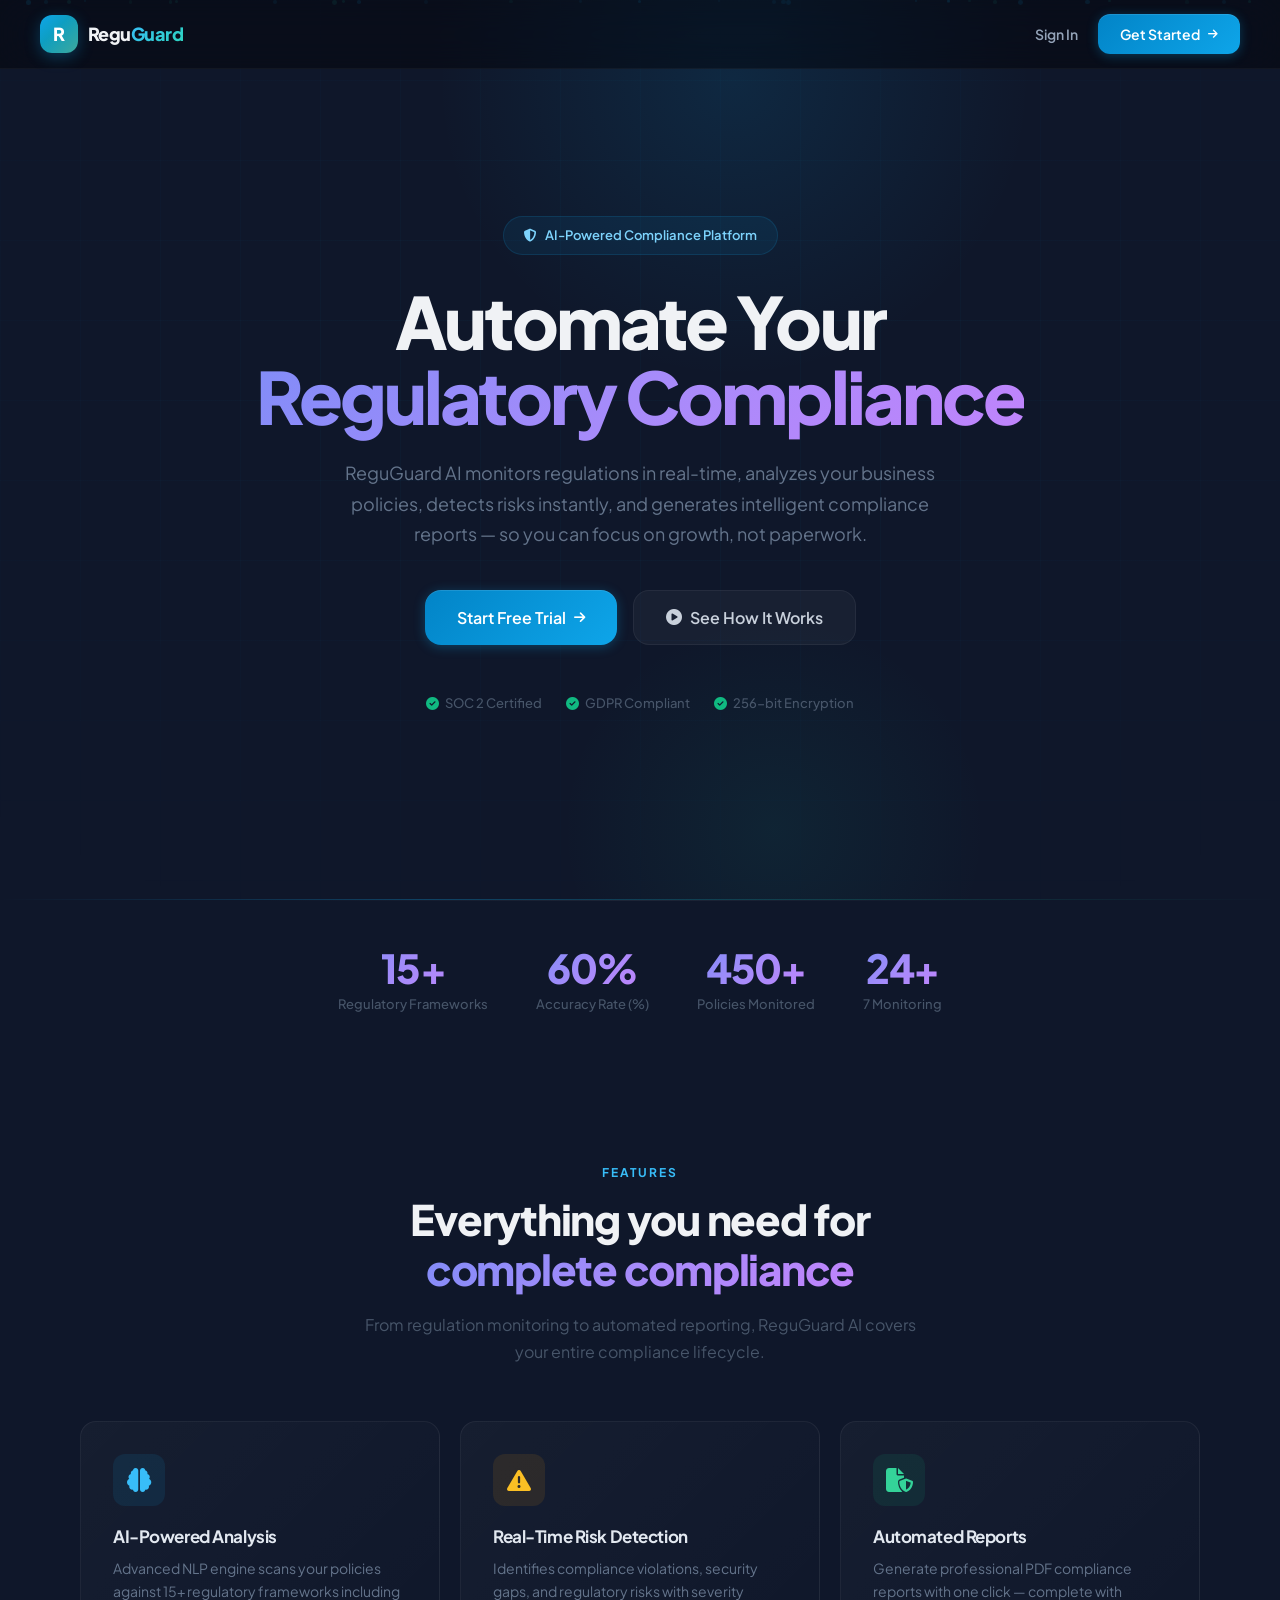
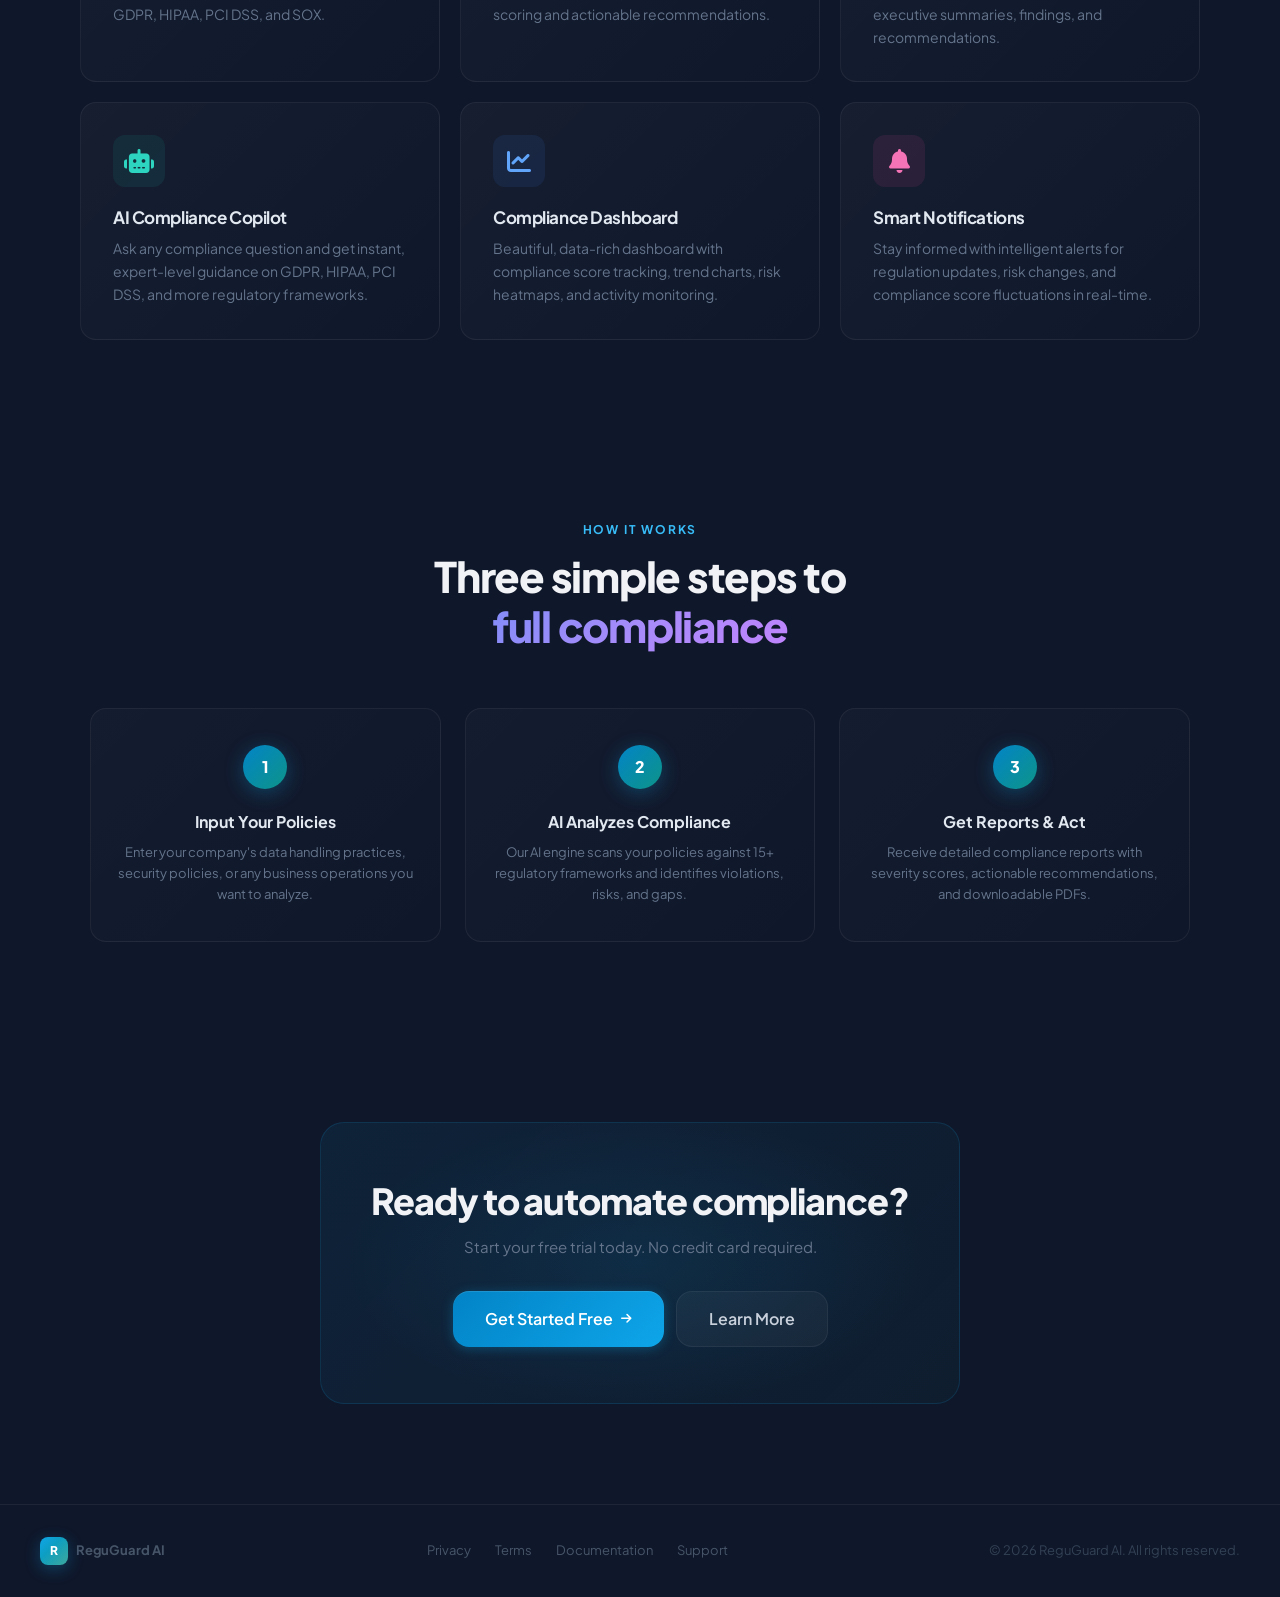
<file: index.html>
<!DOCTYPE html>
<html lang="en">
<head>
  <meta charset="UTF-8">
  <meta name="viewport" content="width=device-width, initial-scale=1.0">
  <title>ReguGuard AI — Intelligent Regulatory Compliance Automation</title>
  <meta name="description" content="ReguGuard AI automates regulatory compliance monitoring, risk detection, and report generation using artificial intelligence.">
  <link rel="stylesheet" href="https://cdnjs.cloudflare.com/ajax/libs/font-awesome/6.5.1/css/all.min.css">
  <link rel="stylesheet" href="css/styles.css">
  <style>
    /* ---- Landing Specifics ---- */
    .hero-grid-bg {
      position: absolute;
      inset: 0;
      background-image:
        linear-gradient(rgba(14,165,233,0.03) 1px, transparent 1px),
        linear-gradient(90deg, rgba(14,165,233,0.03) 1px, transparent 1px);
      background-size: 80px 80px;
      mask-image: radial-gradient(ellipse 80% 70% at 50% 40%, black 30%, transparent 100%);
      -webkit-mask-image: radial-gradient(ellipse 80% 70% at 50% 40%, black 30%, transparent 100%);
      pointer-events: none;
    }

    .floating-particles {
      position: absolute;
      inset: 0;
      pointer-events: none;
      overflow: hidden;
    }

    .particle {
      position: absolute;
      width: 3px;
      height: 3px;
      border-radius: 50%;
      background: rgba(14,165,233,0.4);
      animation: particleFloat linear infinite;
    }

    @keyframes particleFloat {
      0% { transform: translateY(100vh) scale(0); opacity: 0; }
      10% { opacity: 1; }
      90% { opacity: 1; }
      100% { transform: translateY(-100px) scale(1); opacity: 0; }
    }

    .hero-glow-line {
      position: absolute;
      bottom: 0;
      left: 0;
      right: 0;
      height: 1px;
      background: linear-gradient(90deg, transparent, rgba(14,165,233,0.3), rgba(20,184,166,0.2), transparent);
    }

    .hero-content {
      position: relative;
      z-index: 2;
      max-width: 800px;
      margin: 0 auto;
    }

    .stats-bar {
      display: flex;
      justify-content: center;
      gap: 48px;
      padding: 48px 32px;
      flex-wrap: wrap;
      position: relative;
    }

    .stats-bar::before {
      content: '';
      position: absolute;
      top: 0;
      left: 50%;
      transform: translateX(-50%);
      width: 60%;
      height: 1px;
      background: linear-gradient(90deg, transparent, var(--glass-border), transparent);
    }

    .stat-item {
      text-align: center;
    }

    .stat-number {
      font-size: 40px;
      font-weight: 900;
      letter-spacing: -0.04em;
      line-height: 1;
      margin-bottom: 6px;
    }

    .stat-text {
      font-size: 13px;
      color: #475569;
      font-weight: 500;
    }

    .section-header {
      text-align: center;
      margin-bottom: 56px;
    }

    .section-label {
      font-size: 12px;
      font-weight: 700;
      text-transform: uppercase;
      letter-spacing: 0.15em;
      color: var(--primary-400);
      margin-bottom: 12px;
    }

    .section-title {
      font-size: clamp(28px, 4vw, 42px);
      font-weight: 800;
      letter-spacing: -0.03em;
      color: #f0f2f5;
      margin-bottom: 16px;
    }

    .section-desc {
      font-size: 16px;
      color: #475569;
      max-width: 560px;
      margin: 0 auto;
      line-height: 1.7;
    }

    /* How It Works */
    .steps-grid {
      display: grid;
      grid-template-columns: repeat(auto-fit, minmax(240px, 1fr));
      gap: 24px;
      max-width: 1100px;
      margin: 0 auto;
    }

    .step-card {
      text-align: center;
      padding: 36px 24px;
      border-radius: var(--radius-lg);
      background: linear-gradient(135deg, rgba(255,255,255,0.025), rgba(255,255,255,0.005));
      border: 1px solid var(--glass-border);
      position: relative;
      transition: all 0.4s cubic-bezier(0.16, 1, 0.3, 1);
    }

    .step-card:hover {
      border-color: var(--glass-border-hover);
      transform: translateY(-6px);
      box-shadow: 0 0 40px rgba(14,165,233,0.08);
    }

    .step-number {
      width: 44px;
      height: 44px;
      border-radius: 50%;
      background: linear-gradient(135deg, var(--primary-600), var(--accent-600));
      display: flex;
      align-items: center;
      justify-content: center;
      font-size: 16px;
      font-weight: 800;
      color: white;
      margin: 0 auto 20px;
      box-shadow: 0 4px 20px rgba(14,165,233,0.3);
    }

    .step-title {
      font-size: 16px;
      font-weight: 700;
      color: #e2e8f0;
      margin-bottom: 8px;
    }

    .step-desc {
      font-size: 13px;
      color: #64748b;
      line-height: 1.6;
    }

    /* CTA Section */
    .cta-section {
      padding: 100px 32px;
      text-align: center;
      position: relative;
      overflow: hidden;
    }

    .cta-section::before {
      content: '';
      position: absolute;
      top: 50%;
      left: 50%;
      transform: translate(-50%, -50%);
      width: 600px;
      height: 300px;
      background: radial-gradient(ellipse, rgba(14,165,233,0.1), transparent 70%);
      pointer-events: none;
    }

    .cta-box {
      max-width: 640px;
      margin: 0 auto;
      padding: 56px 48px;
      border-radius: var(--radius-2xl);
      background: linear-gradient(135deg, rgba(14,165,233,0.08), rgba(20,184,166,0.04));
      border: 1px solid rgba(14,165,233,0.15);
      position: relative;
      z-index: 1;
    }

    /* Footer */
    .landing-footer {
      padding: 32px 40px;
      border-top: 1px solid var(--glass-border);
      display: flex;
      align-items: center;
      justify-content: space-between;
      font-size: 13px;
      color: #334155;
      flex-wrap: wrap;
      gap: 16px;
    }

    .footer-links {
      display: flex;
      gap: 24px;
    }

    .footer-links a {
      color: #475569;
      transition: color 0.2s;
    }

    .footer-links a:hover { color: var(--primary-400); }

    /* Scroll animations */
    .reveal {
      opacity: 0;
      transform: translateY(40px);
      transition: all 0.8s cubic-bezier(0.16, 1, 0.3, 1);
    }

    .reveal.visible {
      opacity: 1;
      transform: translateY(0);
    }
  </style>
</head>
<body>

  <!-- Navigation -->
  <nav class="landing-nav" id="landing-nav">
    <div style="display:flex;align-items:center;gap:10px">
      <div class="sidebar-logo">R</div>
      <span style="font-size:18px;font-weight:800;color:#f0f2f5;letter-spacing:-0.03em">Regu<span style="background:linear-gradient(135deg,var(--primary-400),var(--accent-400));-webkit-background-clip:text;-webkit-text-fill-color:transparent">Guard</span></span>
    </div>
    <div style="display:flex;align-items:center;gap:8px">
      <a href="login.html" class="btn btn-ghost" style="font-size:14px;color:#94a3b8">Sign In</a>
      <a href="login.html" class="btn btn-primary" style="padding:9px 22px;font-size:14px">Get Started <i class="fas fa-arrow-right" style="font-size:11px"></i></a>
    </div>
  </nav>

  <!-- Hero Section -->
  <section class="hero-section">
    <div class="hero-grid-bg"></div>
    <div class="floating-particles" id="particles"></div>
    
    <div class="hero-content">
      <div class="hero-badge animate-fade-up">
        <i class="fas fa-shield-halved" style="font-size:13px"></i>
        AI-Powered Compliance Platform
      </div>
      
      <h1 class="hero-title animate-fade-up stagger-1">
        Automate Your<br>
        <span class="gradient-text">Regulatory Compliance</span>
      </h1>
      
      <p class="hero-description animate-fade-up stagger-2">
        ReguGuard AI monitors regulations in real-time, analyzes your business policies, detects risks instantly, and generates intelligent compliance reports — so you can focus on growth, not paperwork.
      </p>
      
      <div class="hero-actions animate-fade-up stagger-3">
        <a href="login.html" class="btn btn-primary btn-lg">
          Start Free Trial <i class="fas fa-arrow-right" style="font-size:13px"></i>
        </a>
        <a href="#features" class="btn btn-secondary btn-lg">
          <i class="fas fa-play-circle"></i> See How It Works
        </a>
      </div>

      <div class="hero-trust animate-fade-up stagger-4">
        <span><i class="fas fa-check-circle"></i> SOC 2 Certified</span>
        <span><i class="fas fa-check-circle"></i> GDPR Compliant</span>
        <span><i class="fas fa-check-circle"></i> 256-bit Encryption</span>
      </div>
    </div>

    <div class="hero-glow-line"></div>
  </section>

  <!-- Stats Bar -->
  <section class="stats-bar reveal">
    <div class="stat-item">
      <div class="stat-number gradient-text" data-count="15">0</div>
      <div class="stat-text">Regulatory Frameworks</div>
    </div>
    <div class="stat-item">
      <div class="stat-number gradient-text" data-count="99">0</div>
      <div class="stat-text">Accuracy Rate (%)</div>
    </div>
    <div class="stat-item">
      <div class="stat-number gradient-text" data-count="847">0</div>
      <div class="stat-text">Policies Monitored</div>
    </div>
    <div class="stat-item">
      <div class="stat-number gradient-text" data-count="24">0</div>
      <div class="stat-text">7 Monitoring</div>
    </div>
  </section>

  <!-- Features Section -->
  <section class="features-section" id="features">
    <div class="section-header reveal">
      <div class="section-label">Features</div>
      <h2 class="section-title">Everything you need for<br><span class="gradient-text">complete compliance</span></h2>
      <p class="section-desc">From regulation monitoring to automated reporting, ReguGuard AI covers your entire compliance lifecycle.</p>
    </div>

    <div class="feature-grid">
      <div class="feature-card reveal">
        <div class="feature-icon" style="background:rgba(14,165,233,0.1);color:var(--primary-400)">
          <i class="fas fa-brain"></i>
        </div>
        <h3 style="font-size:17px;font-weight:700;color:#e2e8f0;margin-bottom:10px">AI-Powered Analysis</h3>
        <p style="font-size:14px;color:#64748b;line-height:1.65">Advanced NLP engine scans your policies against 15+ regulatory frameworks including GDPR, HIPAA, PCI DSS, and SOX.</p>
      </div>

      <div class="feature-card reveal">
        <div class="feature-icon" style="background:rgba(245,158,11,0.1);color:var(--warning-light)">
          <i class="fas fa-triangle-exclamation"></i>
        </div>
        <h3 style="font-size:17px;font-weight:700;color:#e2e8f0;margin-bottom:10px">Real-Time Risk Detection</h3>
        <p style="font-size:14px;color:#64748b;line-height:1.65">Identifies compliance violations, security gaps, and regulatory risks with severity scoring and actionable recommendations.</p>
      </div>

      <div class="feature-card reveal">
        <div class="feature-icon" style="background:rgba(16,185,129,0.1);color:var(--success-light)">
          <i class="fas fa-file-shield"></i>
        </div>
        <h3 style="font-size:17px;font-weight:700;color:#e2e8f0;margin-bottom:10px">Automated Reports</h3>
        <p style="font-size:14px;color:#64748b;line-height:1.65">Generate professional PDF compliance reports with one click — complete with executive summaries, findings, and recommendations.</p>
      </div>

      <div class="feature-card reveal">
        <div class="feature-icon" style="background:rgba(20,184,166,0.1);color:var(--accent-400)">
          <i class="fas fa-robot"></i>
        </div>
        <h3 style="font-size:17px;font-weight:700;color:#e2e8f0;margin-bottom:10px">AI Compliance Copilot</h3>
        <p style="font-size:14px;color:#64748b;line-height:1.65">Ask any compliance question and get instant, expert-level guidance on GDPR, HIPAA, PCI DSS, and more regulatory frameworks.</p>
      </div>

      <div class="feature-card reveal">
        <div class="feature-icon" style="background:rgba(59,130,246,0.1);color:var(--info-light)">
          <i class="fas fa-chart-line"></i>
        </div>
        <h3 style="font-size:17px;font-weight:700;color:#e2e8f0;margin-bottom:10px">Compliance Dashboard</h3>
        <p style="font-size:14px;color:#64748b;line-height:1.65">Beautiful, data-rich dashboard with compliance score tracking, trend charts, risk heatmaps, and activity monitoring.</p>
      </div>

      <div class="feature-card reveal"> 
        <div class="feature-icon" style="background:rgba(236,72,153,0.1);color:#f472b6">
          <i class="fas fa-bell"></i>
        </div>
        <h3 style="font-size:17px;font-weight:700;color:#e2e8f0;margin-bottom:10px">Smart Notifications</h3>
        <p style="font-size:14px;color:#64748b;line-height:1.65">Stay informed with intelligent alerts for regulation updates, risk changes, and compliance score fluctuations in real-time.</p>
      </div>
    </div>
  </section>

  <!-- How It Works -->
  <section style="padding:80px 40px;position:relative">
    <div class="section-header reveal">
      <div class="section-label">How It Works</div>
      <h2 class="section-title">Three simple steps to<br><span class="gradient-text">full compliance</span></h2>
    </div>

    <div class="steps-grid">
      <div class="step-card reveal">
        <div class="step-number">1</div>
        <div class="step-title">Input Your Policies</div>
        <div class="step-desc">Enter your company's data handling practices, security policies, or any business operations you want to analyze.</div>
      </div>
      <div class="step-card reveal">
        <div class="step-number">2</div>
        <div class="step-title">AI Analyzes Compliance</div>
        <div class="step-desc">Our AI engine scans your policies against 15+ regulatory frameworks and identifies violations, risks, and gaps.</div>
      </div>
      <div class="step-card reveal">
        <div class="step-number">3</div>
        <div class="step-title">Get Reports & Act</div>
        <div class="step-desc">Receive detailed compliance reports with severity scores, actionable recommendations, and downloadable PDFs.</div>
      </div>
    </div>
  </section>

  <!-- CTA Section -->
  <section class="cta-section">
    <div class="cta-box reveal">
      <h2 style="font-size:clamp(24px,3vw,36px);font-weight:800;color:#f0f2f5;margin-bottom:12px;letter-spacing:-0.03em">Ready to automate compliance?</h2>
      <p style="font-size:15px;color:#64748b;margin-bottom:32px;line-height:1.7">Start your free trial today. No credit card required.</p>
      <div style="display:flex;gap:12px;justify-content:center;flex-wrap:wrap">
        <a href="login.html" class="btn btn-primary btn-lg">Get Started Free <i class="fas fa-arrow-right" style="font-size:12px"></i></a>
        <a href="#features" class="btn btn-secondary btn-lg">Learn More</a>
      </div>
    </div>
  </section>

  <!-- Footer -->
  <footer class="landing-footer">
    <div style="display:flex;align-items:center;gap:8px">
      <div class="sidebar-logo" style="width:28px;height:28px;font-size:12px;border-radius:8px">R</div>
      <span style="font-weight:700;color:#475569">ReguGuard AI</span>
    </div>
    <div class="footer-links">
      <a href="#">Privacy</a>
      <a href="#">Terms</a>
      <a href="#">Documentation</a>
      <a href="#">Support</a>
    </div>
    <div>© 2026 ReguGuard AI. All rights reserved.</div>
  </footer>

  <script>
    // ---- Floating particles ----
    (function createParticles() {
      const container = document.getElementById('particles');
      for (let i = 0; i < 30; i++) {
        const p = document.createElement('div');
        p.className = 'particle';
        p.style.left = Math.random() * 100 + '%';
        p.style.animationDuration = (8 + Math.random() * 12) + 's';
        p.style.animationDelay = (Math.random() * 8) + 's';
        p.style.width = (2 + Math.random() * 3) + 'px';
        p.style.height = p.style.width;
        p.style.background = Math.random() > 0.5 
          ? `rgba(14,165,233,${0.2 + Math.random() * 0.3})`
          : `rgba(20,184,166,${0.15 + Math.random() * 0.25})`;
        container.appendChild(p);
      }
    })();

    // ---- Scroll reveal ----
    const revealElements = document.querySelectorAll('.reveal');
    const revealObserver = new IntersectionObserver((entries) => {
      entries.forEach(entry => {
        if (entry.isIntersecting) {
          entry.target.classList.add('visible');
        }
      });
    }, { threshold: 0.15, rootMargin: '0px 0px -40px 0px' });

    revealElements.forEach(el => revealObserver.observe(el));

    // ---- Counter animation ----
    const counters = document.querySelectorAll('[data-count]');
    const counterObserver = new IntersectionObserver((entries) => {
      entries.forEach(entry => {
        if (entry.isIntersecting) {
          const target = parseInt(entry.target.dataset.count);
          let current = 0;
          const step = Math.max(1, Math.ceil(target / 60));
          const timer = setInterval(() => {
            current += step;
            if (current >= target) {
              current = target;
              clearInterval(timer);
            }
            entry.target.textContent = current + (entry.target.closest('.stat-item').querySelector('.stat-text').textContent.includes('%') ? '%' : '+');
          }, 30);
          counterObserver.unobserve(entry.target);
        }
      });
    }, { threshold: 0.5 });

    counters.forEach(c => counterObserver.observe(c));

    // ---- Navbar scroll effect ----
    window.addEventListener('scroll', () => {
      document.getElementById('landing-nav').classList.toggle('scrolled', window.scrollY > 50);
    });
  </script>

</body>
</html>
</file>
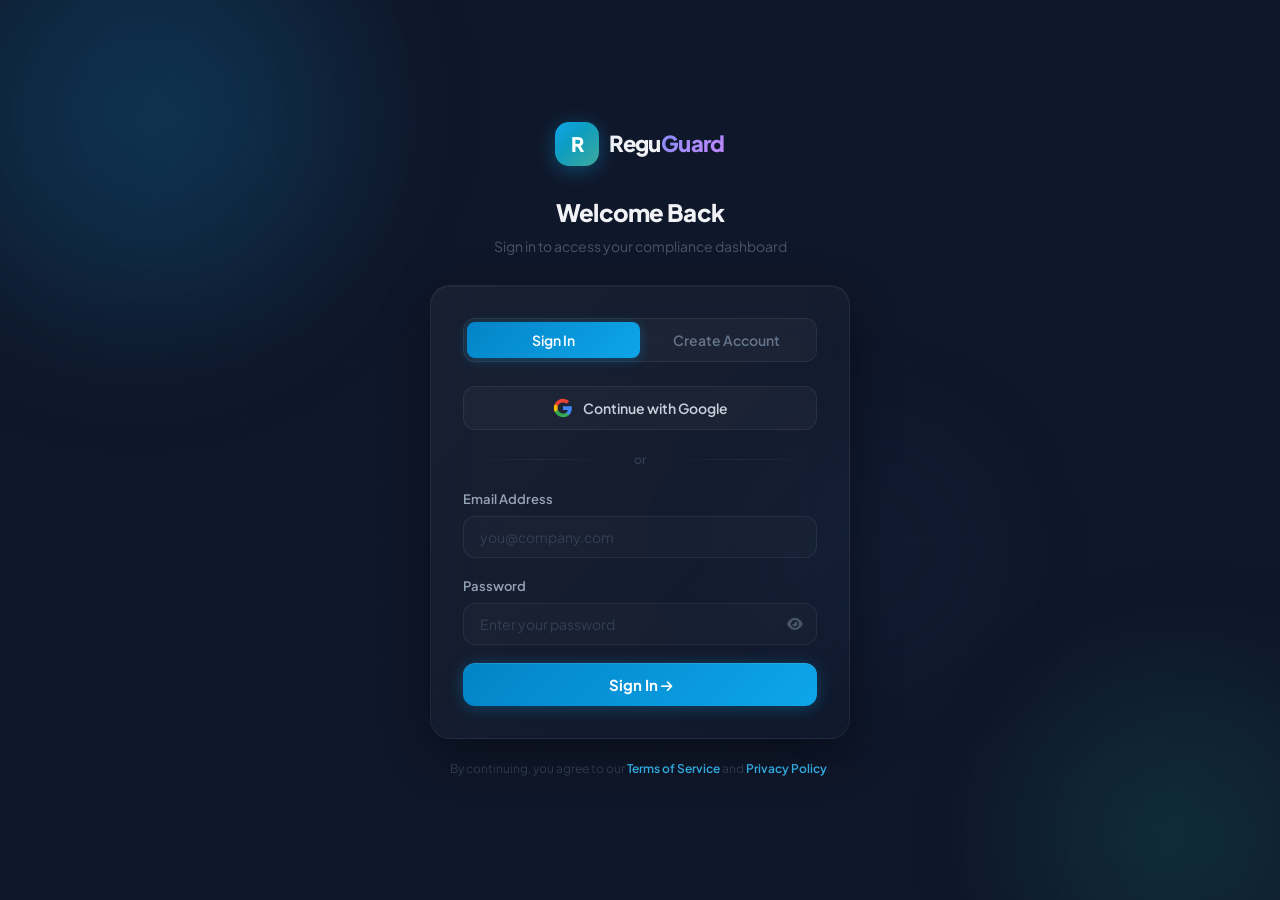
<file: login.html>
<!DOCTYPE html>
<html lang="en">
<head>
  <meta charset="UTF-8">
  <meta name="viewport" content="width=device-width, initial-scale=1.0">
  <title>Sign In — ReguGuard AI</title>
  <meta name="description" content="Sign in to your ReguGuard AI compliance dashboard.">
  <link rel="stylesheet" href="https://cdnjs.cloudflare.com/ajax/libs/font-awesome/6.5.1/css/all.min.css">
  <link rel="stylesheet" href="css/styles.css">
  <style>
    .auth-page {
      background: var(--surface-950);
      display: flex;
      align-items: center;
      justify-content: center;
      min-height: 100vh;
      padding: 32px;
      position: relative;
      overflow: hidden;
    }

    /* Animated gradient mesh background */
    .auth-mesh {
      position: absolute;
      inset: 0;
      pointer-events: none;
    }

    .auth-mesh .orb {
      position: absolute;
      border-radius: 50%;
      filter: blur(80px);
      animation: orbDrift 12s ease-in-out infinite;
    }

    .auth-mesh .orb-1 {
      width: 400px; height: 400px;
      top: -10%; left: -5%;
      background: rgba(14,165,233,0.12);
      animation-duration: 14s;
    }

    .auth-mesh .orb-2 {
      width: 300px; height: 300px;
      bottom: -10%; right: -5%;
      background: rgba(20,184,166,0.08);
      animation-duration: 18s;
      animation-direction: reverse;
    }

    .auth-mesh .orb-3 {
      width: 200px; height: 200px;
      top: 50%; left: 60%;
      background: rgba(59,130,246,0.06);
      animation-duration: 16s;
    }

    @keyframes orbDrift {
      0%, 100% { transform: translate(0,0) scale(1); }
      33% { transform: translate(20px,-30px) scale(1.08); }
      66% { transform: translate(-15px,20px) scale(0.95); }
    }

    /* Grid overlay */
    .auth-grid {
      position: absolute;
      inset: 0;
      background-image:
        linear-gradient(rgba(14,165,233,0.02) 1px, transparent 1px),
        linear-gradient(90deg, rgba(14,165,233,0.02) 1px, transparent 1px);
      background-size: 60px 60px;
      mask-image: radial-gradient(ellipse 70% 60% at 50% 50%, black, transparent);
      -webkit-mask-image: radial-gradient(ellipse 70% 60% at 50% 50%, black, transparent);
      pointer-events: none;
    }

    .auth-card {
      width: 100%;
      max-width: 420px;
      position: relative;
      z-index: 2;
      animation: fadeUp 0.7s cubic-bezier(0.16, 1, 0.3, 1);
    }

    .auth-logo {
      display: flex;
      align-items: center;
      justify-content: center;
      gap: 10px;
      margin-bottom: 32px;
    }

    .auth-logo-icon {
      width: 44px;
      height: 44px;
      background: linear-gradient(135deg, var(--primary-500), var(--accent-600));
      border-radius: 14px;
      display: flex;
      align-items: center;
      justify-content: center;
      font-size: 20px;
      font-weight: 900;
      color: white;
      box-shadow: 0 4px 20px rgba(14,165,233,0.35);
      position: relative;
      overflow: hidden;
    }

    .auth-logo-icon::after {
      content: '';
      position: absolute;
      inset: 0;
      background: linear-gradient(135deg, transparent 40%, rgba(255,255,255,0.2));
    }

    .auth-logo-text {
      font-size: 22px;
      font-weight: 800;
      color: #f0f2f5;
      letter-spacing: -0.03em;
    }

    .auth-heading {
      text-align: center;
      margin-bottom: 8px;
      font-size: 24px;
      font-weight: 800;
      color: #f0f2f5;
      letter-spacing: -0.03em;
    }

    .auth-subheading {
      text-align: center;
      font-size: 14px;
      color: #475569;
      margin-bottom: 28px;
    }

    .auth-form-box {
      background: linear-gradient(135deg, rgba(255,255,255,0.04), rgba(255,255,255,0.01));
      border: 1px solid var(--glass-border);
      border-radius: var(--radius-xl);
      padding: 32px;
      backdrop-filter: blur(24px);
      -webkit-backdrop-filter: blur(24px);
      box-shadow: 0 16px 48px rgba(0,0,0,0.4), inset 0 1px 0 rgba(255,255,255,0.04);
    }

    /* Demo Banner */
    .demo-banner {
      padding: 12px 16px;
      border-radius: var(--radius-md);
      background: linear-gradient(135deg, rgba(245,158,11,0.08), rgba(245,158,11,0.03));
      border: 1px solid rgba(245,158,11,0.12);
      margin-bottom: 24px;
      font-size: 13px;
      color: #94a3b8;
      line-height: 1.5;
      display: flex;
      gap: 10px;
      align-items: flex-start;
    }

    .demo-banner i {
      color: var(--warning);
      margin-top: 2px;
      flex-shrink: 0;
    }

    .demo-banner strong { color: var(--warning-light); }

    /* Tab buttons */
    .auth-tabs {
      display: flex;
      border-radius: var(--radius-md);
      background: rgba(255,255,255,0.03);
      border: 1px solid var(--glass-border);
      padding: 3px;
      margin-bottom: 24px;
    }

    .auth-tab {
      flex: 1;
      padding: 9px;
      text-align: center;
      border-radius: var(--radius-sm);
      font-size: 14px;
      font-weight: 600;
      color: #64748b;
      cursor: pointer;
      transition: all 0.3s cubic-bezier(0.16, 1, 0.3, 1);
      border: none;
      background: none;
      font-family: inherit;
    }

    .auth-tab.active {
      background: linear-gradient(135deg, var(--primary-600), var(--primary-500));
      color: white;
      box-shadow: 0 2px 12px rgba(14,165,233,0.3);
    }

    /* Google button */
    .social-btn {
      width: 100%;
      padding: 11px;
      border-radius: var(--radius-md);
      border: 1px solid var(--glass-border);
      background: rgba(255,255,255,0.03);
      color: #c8d0db;
      font-size: 14px;
      font-weight: 600;
      cursor: pointer;
      display: flex;
      align-items: center;
      justify-content: center;
      gap: 10px;
      transition: all 0.3s cubic-bezier(0.16, 1, 0.3, 1);
      font-family: inherit;
    }

    .social-btn:hover {
      background: rgba(255,255,255,0.06);
      border-color: var(--glass-border-hover);
      transform: translateY(-1px);
      box-shadow: 0 4px 12px rgba(0,0,0,0.2);
    }

    .social-btn img {
      width: 20px;
      height: 20px;
    }

    /* Divider */
    .auth-divider {
      display: flex;
      align-items: center;
      gap: 16px;
      margin: 20px 0;
      color: #334155;
      font-size: 12px;
      font-weight: 500;
    }

    .auth-divider::before,
    .auth-divider::after {
      content: '';
      flex: 1;
      height: 1px;
      background: linear-gradient(90deg, transparent, var(--glass-border), transparent);
    }

    /* Form fields */
    .form-field {
      margin-bottom: 18px;
    }

    .form-label {
      display: block;
      font-size: 13px;
      font-weight: 600;
      color: #94a3b8;
      margin-bottom: 6px;
    }

    .form-input-wrap {
      position: relative;
    }

    .form-input {
      width: 100%;
      padding: 11px 16px;
      border-radius: var(--radius-md);
      border: 1px solid var(--glass-border);
      background: rgba(255,255,255,0.02);
      color: #e2e8f0;
      font-size: 14px;
      font-family: inherit;
      transition: all 0.3s cubic-bezier(0.16, 1, 0.3, 1);
      outline: none;
    }

    .form-input:focus {
      border-color: var(--primary-500);
      box-shadow: 0 0 0 3px rgba(14,165,233,0.12), 0 0 16px rgba(14,165,233,0.06);
      background: rgba(255,255,255,0.03);
    }

    .form-input::placeholder { color: #334155; }

    .eye-toggle {
      position: absolute;
      right: 14px;
      top: 50%;
      transform: translateY(-50%);
      background: none;
      border: none;
      color: #475569;
      cursor: pointer;
      font-size: 14px;
      transition: color 0.2s;
    }

    .eye-toggle:hover { color: #94a3b8; }

    /* Submit */
    .auth-submit {
      width: 100%;
      padding: 12px;
      border-radius: var(--radius-md);
      background: linear-gradient(135deg, var(--primary-600), var(--primary-500));
      color: white;
      font-size: 15px;
      font-weight: 700;
      border: none;
      cursor: pointer;
      font-family: inherit;
      transition: all 0.3s cubic-bezier(0.16, 1, 0.3, 1);
      box-shadow: 0 2px 16px rgba(14,165,233,0.3), inset 0 1px 0 rgba(255,255,255,0.1);
      position: relative;
      overflow: hidden;
    }

    .auth-submit::after {
      content: '';
      position: absolute;
      inset: 0;
      background: linear-gradient(135deg, rgba(255,255,255,0.1), transparent);
      opacity: 0;
      transition: opacity 0.3s;
    }

    .auth-submit:hover {
      transform: translateY(-2px);
      box-shadow: 0 6px 28px rgba(14,165,233,0.45), inset 0 1px 0 rgba(255,255,255,0.15);
    }

    .auth-submit:hover::after { opacity: 1; }
    .auth-submit:active { transform: translateY(0); }

    /* Demo button */
    .demo-login-btn {
      width: 100%;
      padding: 11px;
      border-radius: var(--radius-md);
      background: transparent;
      border: 1px dashed rgba(14,165,233,0.3);
      color: var(--primary-400);
      font-size: 14px;
      font-weight: 600;
      cursor: pointer;
      margin-top: 12px;
      transition: all 0.3s cubic-bezier(0.16, 1, 0.3, 1);
      font-family: inherit;
    }

    .demo-login-btn:hover {
      background: rgba(14,165,233,0.06);
      border-color: rgba(14,165,233,0.5);
      transform: translateY(-1px);
    }

    /* Footer */
    .auth-footer {
      text-align: center;
      margin-top: 20px;
      font-size: 12px;
      color: #334155;
    }

    .auth-footer a {
      color: var(--primary-400);
      font-weight: 600;
      transition: color 0.2s;
    }

    .auth-footer a:hover { color: var(--primary-300); }

    /* Error message */
    .auth-error {
      padding: 10px 14px;
      border-radius: var(--radius-sm);
      background: rgba(239,68,68,0.08);
      border: 1px solid rgba(239,68,68,0.12);
      color: var(--danger-light);
      font-size: 13px;
      margin-bottom: 16px;
      display: none;
    }
  </style>
</head>
<body>

  <div class="auth-page">
    <!-- Animated background -->
    <div class="auth-mesh">
      <div class="orb orb-1"></div>
      <div class="orb orb-2"></div>
      <div class="orb orb-3"></div>
    </div>
    <div class="auth-grid"></div>

    <div class="auth-card">
      <!-- Logo -->
      <div class="auth-logo">
        <div class="auth-logo-icon">R</div>
        <span class="auth-logo-text">Regu<span class="gradient-text">Guard</span></span>
      </div>

      <h1 class="auth-heading">Welcome Back</h1>
      <p class="auth-subheading">Sign in to access your compliance dashboard</p>

      <div class="auth-form-box">
        <!-- Demo Banner -->
        <div class="demo-banner" id="demo-banner" style="display:none">
          <i class="fas fa-flask"></i>
          <div><strong>Demo Mode Active</strong> — Firebase is not configured. You can sign in with any email/password to explore the full app.</div>
        </div>

        <!-- Tabs -->
        <div class="auth-tabs">
          <button class="auth-tab active" id="tab-login" onclick="switchTab('login')">Sign In</button>
          <button class="auth-tab" id="tab-signup" onclick="switchTab('signup')">Create Account</button>
        </div>

        <!-- Google -->
        <button type="button" class="social-btn" onclick="showError('Google authentication is disabled in this environment.')">
          <svg width="20" height="20" viewBox="0 0 24 24"><path d="M22.56 12.25c0-.78-.07-1.53-.2-2.25H12v4.26h5.92a5.06 5.06 0 01-2.2 3.32v2.77h3.56c2.08-1.92 3.28-4.74 3.28-8.1z" fill="#4285F4"/><path d="M12 23c2.97 0 5.46-.99 7.28-2.66l-3.56-2.77c-.99.66-2.25 1.05-3.72 1.05-2.86 0-5.29-1.93-6.16-4.53H2.18v2.84C3.99 20.53 7.7 23 12 23z" fill="#34A853"/><path d="M5.84 14.09c-.22-.66-.35-1.36-.35-2.09s.13-1.43.35-2.09V7.07H2.18A10.96 10.96 0 001 12c0 1.77.42 3.45 1.18 4.93l2.85-2.22.81-.62z" fill="#FBBC05"/><path d="M12 5.38c1.62 0 3.06.56 4.21 1.64l3.15-3.15C17.45 2.09 14.97 1 12 1 7.7 1 3.99 3.47 2.18 7.07l3.66 2.84c.87-2.6 3.3-4.53 6.16-4.53z" fill="#EA4335"/></svg>
          Continue with Google
        </button>

        <div class="auth-divider">or</div>

        <!-- Error -->
        <div class="auth-error" id="auth-error"></div>

        <!-- Form -->
        <form id="auth-form" onsubmit="handleFormSubmit(event)">
          <div class="form-field" id="name-field" style="display:none">
            <label class="form-label">Full Name</label>
            <input class="form-input" id="signup-name" type="text" placeholder="Your full name">
          </div>

          <div class="form-field">
            <label class="form-label">Email Address</label>
            <input class="form-input" id="auth-email" type="email" placeholder="you@company.com" required autocomplete="email">
          </div>

          <div class="form-field">
            <label class="form-label">Password</label>
            <div class="form-input-wrap">
              <input class="form-input" id="auth-password" type="password" placeholder="Enter your password" required autocomplete="current-password">
              <button type="button" class="eye-toggle" onclick="togglePassword()">
                <i class="fas fa-eye" id="eye-icon"></i>
              </button>
            </div>
          </div>

          <button type="submit" class="auth-submit" id="submit-btn">
            Sign In <i class="fas fa-arrow-right" style="font-size:13px"></i>
          </button>

          <button type="button" class="demo-login-btn" id="demo-btn" onclick="handleDemoLogin()" style="display:none">
            <i class="fas fa-bolt"></i> Quick Demo Login — Explore Full App
          </button>
        </form>
      </div>

      <div class="auth-footer">
        By continuing, you agree to our <a href="#">Terms of Service</a> and <a href="#">Privacy Policy</a>.
      </div>
    </div>
  </div>


  <script>
    let currentTab = 'login';

    // Check demo mode
    if (typeof isDemoMode !== 'undefined' && isDemoMode) {
      document.getElementById('demo-banner').style.display = 'flex';
      document.getElementById('demo-btn').style.display = 'block';
    }

    function switchTab(tab) {
      currentTab = tab;
      document.getElementById('tab-login').classList.toggle('active', tab === 'login');
      document.getElementById('tab-signup').classList.toggle('active', tab === 'signup');
      document.getElementById('name-field').style.display = tab === 'signup' ? 'block' : 'none';
      document.getElementById('submit-btn').innerHTML = tab === 'login' 
        ? 'Sign In <i class="fas fa-arrow-right" style="font-size:13px"></i>'
        : 'Create Account <i class="fas fa-arrow-right" style="font-size:13px"></i>';
      document.getElementById('auth-error').style.display = 'none';
    }

    function togglePassword() {
      const input = document.getElementById('auth-password');
      const icon = document.getElementById('eye-icon');
      if (input.type === 'password') {
        input.type = 'text';
        icon.className = 'fas fa-eye-slash';
      } else {
        input.type = 'password';
        icon.className = 'fas fa-eye';
      }
    }

    function showError(msg) {
      const el = document.getElementById('auth-error');
      el.textContent = msg;
      el.style.display = 'block';
    }

    async function handleFormSubmit(e) {
      e.preventDefault();
      const email = document.getElementById('auth-email').value.trim();
      const password = document.getElementById('auth-password').value;
      const btn = document.getElementById('submit-btn');
      
      if (!email || !password) {
        showError('Please enter both email and password.');
        return;
      }

      btn.innerHTML = '<span class="pulse-dot"><span></span><span></span><span></span></span>';
      btn.disabled = true;

      // Simulate a brief loading state, then purely redirect for visual demo
      setTimeout(() => {
        window.location.href = 'dashboard.html';
      }, 800);
    }

    function handleDemoLogin() {
      const btn = document.getElementById('demo-btn');
      btn.innerHTML = '<span class="pulse-dot"><span></span><span></span><span></span></span> Logging in...';
      btn.disabled = true;
      
      // Pure visual demo mode redirect
      setTimeout(() => {
        window.location.href = 'dashboard.html';
      }, 500);
    }
  </script>

</body>
</html>
</file>
<file: css/styles.css>
/* ============================================
   ReguGuard AI — Premium Design System v2.0
   Ultra-Modern Dark SaaS Theme
   ============================================ */

/* ---------- Google Fonts ---------- */
@import url('https://fonts.googleapis.com/css2?family=Plus+Jakarta+Sans:wght@300;400;500;600;700;800&family=JetBrains+Mono:wght@400;500;600&display=swap');

/* ---------- CSS Custom Properties ---------- */
:root {
  /* Primary — Vivid Azure */
  --primary-50: #f0f9ff;
  --primary-100: #e0f2fe;
  --primary-200: #bae6fd;
  --primary-300: #7dd3fc;
  --primary-400: #38bdf8;
  --primary-500: #0ea5e9;
  --primary-600: #0284c7;
  --primary-700: #0369a1;
  --primary-800: #075985;
  --primary-900: #0c4a6e;

  /* Accent — Vivid Teal */
  --accent-400: #2dd4bf;
  --accent-500: #14b8a6;
  --accent-600: #0d9488;

  /* Surfaces — Midnight Slate (Softer/Brighter than before) */
  --surface-950: #0f172a;
  --surface-900: #1e293b;
  --surface-850: #263346;
  --surface-800: #334155;
  --surface-750: #3e4d62;
  --surface-700: #475569;
  --surface-600: #64748b;
  --surface-500: #94a3b8;
  --surface-400: #cbd5e1;

  /* Semantic */
  --success: #10b981;
  --success-light: #34d399;
  --success-glow: rgba(16, 185, 129, 0.15);
  --warning: #f59e0b;
  --warning-light: #fbbf24;
  --warning-glow: rgba(245, 158, 11, 0.15);
  --danger: #ef4444;
  --danger-light: #f87171;
  --danger-glow: rgba(239, 68, 68, 0.15);
  --info: #3b82f6;
  --info-light: #60a5fa;

  /* Glass */
  --glass-bg: rgba(255, 255, 255, 0.02);
  --glass-bg-hover: rgba(255, 255, 255, 0.04);
  --glass-border: rgba(255, 255, 255, 0.06);
  --glass-border-hover: rgba(255, 255, 255, 0.12);
  --glass-blur: blur(20px);

  /* Layout */
  --sidebar-width: 260px;
  --topbar-height: 64px;
  --radius-sm: 8px;
  --radius-md: 12px;
  --radius-lg: 16px;
  --radius-xl: 20px;
  --radius-2xl: 24px;

  /* Shadows */
  --shadow-sm: 0 1px 3px rgba(0, 0, 0, 0.4);
  --shadow-md: 0 4px 12px rgba(0, 0, 0, 0.5);
  --shadow-lg: 0 8px 32px rgba(0, 0, 0, 0.6);
  --shadow-xl: 0 16px 48px rgba(0, 0, 0, 0.7);
  --shadow-glow: 0 0 30px rgba(14,165,233, 0.12);
  --shadow-primary: 0 4px 24px rgba(14,165,233, 0.25);
  --shadow-card: 0 0 0 1px rgba(255,255,255,0.03), 0 2px 8px rgba(0,0,0,0.3);
}

/* ---------- Base Reset ---------- */
*, *::before, *::after {
  margin: 0;
  padding: 0;
  box-sizing: border-box;
}

html {
  scroll-behavior: smooth;
  font-size: 16px;
}

body {
  font-family: 'Plus Jakarta Sans', -apple-system, BlinkMacSystemFont, 'Segoe UI', sans-serif;
  background: var(--surface-950);
  color: #e2e8f0;
  line-height: 1.6;
  -webkit-font-smoothing: antialiased;
  -moz-osx-font-smoothing: grayscale;
  overflow-x: hidden;
  min-height: 100vh;
}

/* ---------- Selection ---------- */
::selection {
  background: rgba(14,165,233, 0.3);
  color: #fff;
}

/* ---------- Scrollbar ---------- */
::-webkit-scrollbar { width: 5px; height: 5px; }
::-webkit-scrollbar-track { background: transparent; }
::-webkit-scrollbar-thumb { background: var(--surface-500); border-radius: 10px; }
::-webkit-scrollbar-thumb:hover { background: var(--surface-400); }

/* ---------- Typography ---------- */
h1, h2, h3, h4, h5, h6 {
  color: #f0f2f5;
  font-weight: 700;
  letter-spacing: -0.025em;
  line-height: 1.2;
}

a {
  color: inherit;
  text-decoration: none;
}

/* ---------- Gradient Text ---------- */
.gradient-text,
.text-gradient {
  background: linear-gradient(135deg, #818cf8 0%, #a78bfa 50%, #c084fc 100%);
  -webkit-background-clip: text;
  -webkit-text-fill-color: transparent;
  background-clip: text;
}

.gradient-text-gold {
  background: linear-gradient(135deg, #fbbf24, #f59e0b, #d97706);
  -webkit-background-clip: text;
  -webkit-text-fill-color: transparent;
  background-clip: text;
}

/* ==========================================
   GLASS CARD SYSTEM
   ========================================== */
.glass-card {
  background: linear-gradient(135deg, rgba(255,255,255,0.03), rgba(255,255,255,0.01));
  backdrop-filter: var(--glass-blur);
  -webkit-backdrop-filter: var(--glass-blur);
  border: 1px solid var(--glass-border);
  border-radius: var(--radius-lg);
  box-shadow: var(--shadow-card);
  transition: all 0.4s cubic-bezier(0.16, 1, 0.3, 1);
}

.glass-card:hover {
  border-color: var(--glass-border-hover);
  box-shadow: var(--shadow-glow), var(--shadow-card);
  transform: translateY(-3px);
}

/* ==========================================
   APP LAYOUT (Dashboard)
   ========================================== */
.app-layout {
  display: flex;
  min-height: 100vh;
}

/* ---------- Sidebar ---------- */
.sidebar {
  position: fixed;
  top: 0;
  left: 0;
  width: var(--sidebar-width);
  height: 100vh;
  background: linear-gradient(180deg, var(--surface-900) 0%, var(--surface-850) 100%);
  border-right: 1px solid var(--glass-border);
  display: flex;
  flex-direction: column;
  z-index: 50;
  transition: transform 0.4s cubic-bezier(0.16, 1, 0.3, 1);
  overflow-y: auto;
  overflow-x: hidden;
}

.sidebar-header {
  padding: 24px 20px;
  border-bottom: 1px solid var(--glass-border);
  display: flex;
  align-items: center;
  gap: 12px;
  flex-shrink: 0;
}

.sidebar-logo {
  width: 38px;
  height: 38px;
  background: linear-gradient(135deg, var(--primary-500), var(--accent-600));
  border-radius: var(--radius-md);
  display: flex;
  align-items: center;
  justify-content: center;
  font-size: 18px;
  font-weight: 900;
  color: white;
  flex-shrink: 0;
  box-shadow: 0 4px 16px rgba(14,165,233, 0.3);
  position: relative;
  overflow: hidden;
}

.sidebar-logo::after {
  content: '';
  position: absolute;
  inset: 0;
  background: linear-gradient(135deg, transparent 40%, rgba(255,255,255,0.2));
}

.sidebar-brand {
  font-size: 19px;
  font-weight: 800;
  color: #f0f2f5;
  letter-spacing: -0.03em;
}

.sidebar-brand span {
  background: linear-gradient(135deg, var(--primary-400), var(--accent-400));
  -webkit-background-clip: text;
  -webkit-text-fill-color: transparent;
  background-clip: text;
}

.sidebar-nav {
  padding: 16px 12px;
  flex: 1;
  display: flex;
  flex-direction: column;
  gap: 2px;
}

.nav-section-title {
  font-size: 10px;
  font-weight: 700;
  text-transform: uppercase;
  letter-spacing: 0.1em;
  color: #475569;
  padding: 20px 14px 8px;
}

.nav-item {
  display: flex;
  align-items: center;
  gap: 12px;
  padding: 10px 14px;
  border-radius: var(--radius-md);
  color: #64748b;
  text-decoration: none;
  font-size: 14px;
  font-weight: 500;
  transition: all 0.25s cubic-bezier(0.16, 1, 0.3, 1);
  cursor: pointer;
  position: relative;
  overflow: hidden;
}

.nav-item::before {
  content: '';
  position: absolute;
  inset: 0;
  background: linear-gradient(135deg, rgba(14,165,233,0.08), rgba(20,184,166,0.04));
  opacity: 0;
  transition: opacity 0.25s;
  border-radius: inherit;
}

.nav-item:hover {
  color: #e2e8f0;
}

.nav-item:hover::before {
  opacity: 1;
}

.nav-item.active {
  color: var(--primary-400);
  font-weight: 600;
}

.nav-item.active::before {
  opacity: 1;
  background: linear-gradient(135deg, rgba(14,165,233,0.15), rgba(20,184,166,0.06));
}

.nav-item.active::after {
  content: '';
  position: absolute;
  left: 0;
  top: 50%;
  transform: translateY(-50%);
  width: 3px;
  height: 55%;
  background: linear-gradient(180deg, var(--primary-400), var(--accent-500));
  border-radius: 0 4px 4px 0;
  box-shadow: 0 0 12px rgba(14,165,233, 0.5);
}

.nav-item i {
  width: 20px;
  font-size: 16px;
  flex-shrink: 0;
  position: relative;
  z-index: 1;
}

.nav-badge {
  margin-left: auto;
  padding: 2px 8px;
  border-radius: 10px;
  font-size: 11px;
  font-weight: 700;
  background: linear-gradient(135deg, var(--danger), #dc2626);
  color: white;
  box-shadow: 0 2px 8px rgba(239, 68, 68, 0.3);
  position: relative;
  z-index: 1;
}

.sidebar-footer {
  padding: 16px;
  border-top: 1px solid var(--glass-border);
  flex-shrink: 0;
}

.sidebar-user {
  display: flex;
  align-items: center;
  gap: 12px;
  padding: 10px;
  border-radius: var(--radius-md);
  transition: background 0.2s;
}

.sidebar-user:hover {
  background: rgba(255, 255, 255, 0.03);
}

.user-avatar {
  width: 38px;
  height: 38px;
  border-radius: var(--radius-md);
  background: linear-gradient(135deg, var(--primary-500), var(--accent-600));
  display: flex;
  align-items: center;
  justify-content: center;
  font-weight: 700;
  font-size: 14px;
  color: white;
  flex-shrink: 0;
  box-shadow: 0 2px 12px rgba(14,165,233, 0.25);
}

.user-info { flex: 1; min-width: 0; }
.user-name {
  font-size: 13px;
  font-weight: 600;
  color: #e2e8f0;
  white-space: nowrap;
  overflow: hidden;
  text-overflow: ellipsis;
}
.user-role {
  font-size: 11px;
  color: #475569;
  white-space: nowrap;
  overflow: hidden;
  text-overflow: ellipsis;
}

/* ---------- Main Content ---------- */
.main-content {
  margin-left: var(--sidebar-width);
  flex: 1;
  min-height: 100vh;
  transition: margin-left 0.4s cubic-bezier(0.16, 1, 0.3, 1);
}

/* ---------- Top Bar ---------- */
.top-bar {
  position: sticky;
  top: 0;
  z-index: 40;
  height: var(--topbar-height);
  padding: 0 32px;
  background: rgba(5, 5, 8, 0.7);
  backdrop-filter: blur(24px) saturate(1.2);
  -webkit-backdrop-filter: blur(24px) saturate(1.2);
  border-bottom: 1px solid var(--glass-border);
  display: flex;
  align-items: center;
  justify-content: space-between;
}

.top-bar-left {
  display: flex;
  align-items: center;
  gap: 16px;
}

.top-bar-title {
  font-size: 18px;
  font-weight: 700;
  color: #f0f2f5;
  letter-spacing: -0.02em;
}

.top-bar-subtitle {
  font-size: 12px;
  color: #475569;
  font-weight: 400;
}

.top-bar-right {
  display: flex;
  align-items: center;
  gap: 8px;
}

.top-bar-btn {
  width: 40px;
  height: 40px;
  border-radius: var(--radius-md);
  border: 1px solid var(--glass-border);
  background: transparent;
  color: #64748b;
  display: flex;
  align-items: center;
  justify-content: center;
  cursor: pointer;
  transition: all 0.25s;
  font-size: 16px;
  position: relative;
}

.top-bar-btn:hover {
  color: #e2e8f0;
  border-color: var(--glass-border-hover);
  background: rgba(255,255,255,0.03);
}

.notification-dot {
  position: absolute;
  top: 9px;
  right: 9px;
  width: 7px;
  height: 7px;
  background: var(--danger);
  border-radius: 50%;
  border: 1.5px solid var(--surface-950);
  animation: pulse-glow 2s infinite;
}

.page-content {
  padding: 28px 32px 48px;
  max-width: 1440px;
}

/* ==========================================
   STAT CARDS
   ========================================== */
.stat-card {
  background: linear-gradient(135deg, rgba(255,255,255,0.025), rgba(255,255,255,0.005));
  border: 1px solid var(--glass-border);
  border-radius: var(--radius-lg);
  padding: 24px;
  position: relative;
  overflow: hidden;
  transition: all 0.4s cubic-bezier(0.16, 1, 0.3, 1);
}

.stat-card::before {
  content: '';
  position: absolute;
  top: 0;
  left: 0;
  right: 0;
  height: 2px;
}

.stat-card::after {
  content: '';
  position: absolute;
  top: -50%;
  right: -30%;
  width: 200px;
  height: 200px;
  border-radius: 50%;
  opacity: 0;
  transition: opacity 0.5s;
}

.stat-card:hover {
  border-color: var(--glass-border-hover);
  transform: translateY(-4px);
  box-shadow: var(--shadow-lg);
}

.stat-card:hover::after {
  opacity: 1;
}

.stat-card.primary::before { background: linear-gradient(90deg, var(--primary-500), var(--accent-500)); }
.stat-card.primary::after { background: radial-gradient(circle, rgba(14,165,233,0.06), transparent 70%); }
.stat-card.success::before { background: linear-gradient(90deg, var(--success), var(--success-light)); }
.stat-card.success::after { background: radial-gradient(circle, rgba(16,185,129,0.06), transparent 70%); }
.stat-card.warning::before { background: linear-gradient(90deg, var(--warning), var(--warning-light)); }
.stat-card.warning::after { background: radial-gradient(circle, rgba(245,158,11,0.06), transparent 70%); }
.stat-card.danger::before { background: linear-gradient(90deg, var(--danger), var(--danger-light)); }
.stat-card.danger::after { background: radial-gradient(circle, rgba(239,68,68,0.06), transparent 70%); }

.stat-icon {
  width: 48px;
  height: 48px;
  border-radius: var(--radius-md);
  display: flex;
  align-items: center;
  justify-content: center;
  font-size: 20px;
  margin-bottom: 16px;
  position: relative;
}

.stat-icon.primary { background: rgba(14,165,233,0.1); color: var(--primary-400); box-shadow: 0 0 20px rgba(14,165,233,0.1); }
.stat-icon.success { background: rgba(16,185,129,0.1); color: var(--success-light); box-shadow: 0 0 20px rgba(16,185,129,0.1); }
.stat-icon.warning { background: rgba(245,158,11,0.1); color: var(--warning-light); box-shadow: 0 0 20px rgba(245,158,11,0.1); }
.stat-icon.danger { background: rgba(239,68,68,0.1); color: var(--danger-light); box-shadow: 0 0 20px rgba(239,68,68,0.1); }

.stat-value {
  font-size: 32px;
  font-weight: 800;
  color: #f0f2f5;
  line-height: 1;
  margin-bottom: 4px;
  letter-spacing: -0.04em;
  font-feature-settings: 'tnum';
}

.stat-label {
  font-size: 13px;
  color: #475569;
  font-weight: 500;
}

.stat-change {
  display: inline-flex;
  align-items: center;
  gap: 4px;
  margin-top: 12px;
  padding: 4px 10px;
  border-radius: 20px;
  font-size: 12px;
  font-weight: 600;
}

.stat-change.up { background: var(--success-glow); color: var(--success-light); }
.stat-change.down { background: var(--danger-glow); color: var(--danger-light); }

/* ==========================================
   CHART CARDS
   ========================================== */
.chart-card {
  background: linear-gradient(135deg, rgba(255,255,255,0.025), rgba(255,255,255,0.005));
  border: 1px solid var(--glass-border);
  border-radius: var(--radius-lg);
  padding: 24px;
  transition: border-color 0.3s;
}

.chart-card:hover {
  border-color: var(--glass-border-hover);
}

.chart-header {
  display: flex;
  align-items: center;
  justify-content: space-between;
  margin-bottom: 20px;
}

.chart-title {
  font-size: 15px;
  font-weight: 600;
  color: #e2e8f0;
}

.chart-subtitle {
  font-size: 12px;
  color: #475569;
  margin-top: 2px;
}

/* ==========================================
   BADGES
   ========================================== */
.badge {
  display: inline-flex;
  align-items: center;
  gap: 5px;
  padding: 3px 10px;
  border-radius: 20px;
  font-size: 11px;
  font-weight: 600;
  white-space: nowrap;
  letter-spacing: 0.01em;
}

.badge-success { background: var(--success-glow); color: var(--success-light); }
.badge-warning { background: var(--warning-glow); color: var(--warning-light); }
.badge-danger { background: var(--danger-glow); color: var(--danger-light); }
.badge-info { background: rgba(59,130,246,0.12); color: var(--info-light); }
.badge-primary { background: rgba(14,165,233,0.12); color: var(--primary-400); }

/* ==========================================
   BUTTONS
   ========================================== */
.btn {
  display: inline-flex;
  align-items: center;
  justify-content: center;
  gap: 8px;
  padding: 10px 20px;
  border-radius: var(--radius-md);
  font-size: 14px;
  font-weight: 600;
  cursor: pointer;
  transition: all 0.3s cubic-bezier(0.16, 1, 0.3, 1);
  border: none;
  text-decoration: none;
  white-space: nowrap;
  font-family: inherit;
  position: relative;
  overflow: hidden;
}

.btn::after {
  content: '';
  position: absolute;
  inset: 0;
  background: linear-gradient(135deg, rgba(255,255,255,0.1), transparent);
  opacity: 0;
  transition: opacity 0.3s;
}

.btn:hover::after { opacity: 1; }

.btn-primary {
  background: linear-gradient(135deg, var(--primary-600), var(--primary-500));
  color: white;
  box-shadow: 0 2px 12px rgba(14,165,233, 0.3), inset 0 1px 0 rgba(255,255,255,0.1);
}

.btn-primary:hover {
  box-shadow: 0 4px 24px rgba(14,165,233, 0.45), inset 0 1px 0 rgba(255,255,255,0.15);
  transform: translateY(-2px);
}

.btn-primary:active {
  transform: translateY(0);
  box-shadow: 0 2px 8px rgba(14,165,233, 0.2);
}

.btn-secondary {
  background: rgba(255,255,255,0.04);
  color: #c8d0db;
  border: 1px solid var(--glass-border);
}

.btn-secondary:hover {
  background: rgba(255,255,255,0.07);
  border-color: var(--glass-border-hover);
  color: #f0f2f5;
  transform: translateY(-1px);
}

.btn-success {
  background: linear-gradient(135deg, #059669, var(--success));
  color: white;
  box-shadow: 0 2px 12px rgba(16, 185, 129, 0.3);
}

.btn-danger {
  background: linear-gradient(135deg, #dc2626, var(--danger));
  color: white;
  box-shadow: 0 2px 12px rgba(239, 68, 68, 0.3);
}

.btn-ghost {
  background: transparent;
  color: #64748b;
  padding: 8px 12px;
}

.btn-ghost:hover {
  color: #e2e8f0;
  background: rgba(255,255,255,0.04);
}

.btn-lg {
  padding: 14px 32px;
  font-size: 16px;
  border-radius: var(--radius-lg);
}

.btn-sm {
  padding: 6px 14px;
  font-size: 12px;
  border-radius: var(--radius-sm);
}

.btn:disabled {
  opacity: 0.4;
  cursor: not-allowed;
  transform: none !important;
  box-shadow: none !important;
}

/* ==========================================
   FORM INPUTS
   ========================================== */
.input-group { margin-bottom: 20px; }

.input-label {
  display: block;
  font-size: 13px;
  font-weight: 600;
  color: #94a3b8;
  margin-bottom: 6px;
  letter-spacing: 0.01em;
}

.input-field {
  width: 100%;
  padding: 11px 16px;
  border-radius: var(--radius-md);
  border: 1px solid var(--glass-border);
  background: rgba(255,255,255,0.02);
  color: #e2e8f0;
  font-size: 14px;
  font-family: inherit;
  transition: all 0.3s cubic-bezier(0.16, 1, 0.3, 1);
  outline: none;
}

.input-field:focus {
  border-color: var(--primary-500);
  box-shadow: 0 0 0 3px rgba(14,165,233, 0.12), 0 0 20px rgba(14,165,233, 0.06);
  background: rgba(255,255,255,0.03);
}

.input-field::placeholder { color: #334155; }

textarea.input-field {
  min-height: 120px;
  resize: vertical;
  line-height: 1.6;
}

/* ==========================================
   COMPLIANCE RESULTS
   ========================================== */
.compliance-result {
  border-radius: var(--radius-lg);
  padding: 20px;
  margin-bottom: 12px;
  border-left: 3px solid;
  transition: all 0.3s;
  animation: resultSlideIn 0.5s cubic-bezier(0.16, 1, 0.3, 1) both;
}

.compliance-result.compliant {
  background: linear-gradient(135deg, rgba(16,185,129,0.06), rgba(16,185,129,0.02));
  border-left-color: var(--success);
}

.compliance-result.warning {
  background: linear-gradient(135deg, rgba(245,158,11,0.06), rgba(245,158,11,0.02));
  border-left-color: var(--warning);
}

.compliance-result.violation {
  background: linear-gradient(135deg, rgba(239,68,68,0.06), rgba(239,68,68,0.02));
  border-left-color: var(--danger);
}

.compliance-result:hover {
  transform: translateX(4px);
}

.result-header {
  display: flex;
  align-items: center;
  gap: 10px;
  margin-bottom: 8px;
}

.result-icon { font-size: 18px; }

.result-title {
  font-weight: 600;
  font-size: 14px;
  color: #e2e8f0;
}

.result-description {
  font-size: 13px;
  color: #94a3b8;
  line-height: 1.65;
}

.result-meta {
  display: flex;
  gap: 16px;
  margin-top: 12px;
  flex-wrap: wrap;
}

.result-meta-item {
  font-size: 11px;
  color: #475569;
  display: flex;
  align-items: center;
  gap: 4px;
  font-weight: 500;
}

/* ==========================================
   AI COPILOT CHAT
   ========================================== */
.chat-container {
  display: flex;
  flex-direction: column;
  height: 480px;
  border-radius: var(--radius-lg);
  border: 1px solid var(--glass-border);
  overflow: hidden;
  background: rgba(0,0,0,0.15);
}

.chat-messages {
  flex: 1;
  overflow-y: auto;
  padding: 20px;
  display: flex;
  flex-direction: column;
  gap: 14px;
}

.chat-message {
  max-width: 85%;
  padding: 12px 16px;
  border-radius: var(--radius-lg);
  font-size: 13px;
  line-height: 1.65;
  animation: messageIn 0.4s cubic-bezier(0.16, 1, 0.3, 1);
}

.chat-message.user {
  align-self: flex-end;
  background: linear-gradient(135deg, var(--primary-600), var(--accent-600));
  color: white;
  border-bottom-right-radius: 4px;
  box-shadow: 0 2px 12px rgba(14,165,233, 0.25);
}

.chat-message.ai {
  align-self: flex-start;
  background: linear-gradient(135deg, rgba(255,255,255,0.04), rgba(255,255,255,0.02));
  color: #c8d0db;
  border-bottom-left-radius: 4px;
  border: 1px solid var(--glass-border);
}

.chat-input-area {
  padding: 14px;
  border-top: 1px solid var(--glass-border);
  display: flex;
  gap: 10px;
  background: rgba(0,0,0,0.2);
}

.chat-input-area input {
  flex: 1;
  padding: 10px 14px;
  border-radius: var(--radius-md);
  border: 1px solid var(--glass-border);
  background: rgba(255,255,255,0.03);
  color: #e2e8f0;
  font-size: 13px;
  outline: none;
  font-family: inherit;
  transition: border-color 0.2s;
}

.chat-input-area input:focus { border-color: var(--primary-500); }

/* ==========================================
   RISK HEATMAP
   ========================================== */
.heatmap-grid {
  display: grid;
  grid-template-columns: repeat(auto-fill, minmax(140px, 1fr));
  gap: 8px;
}

.heatmap-cell {
  padding: 16px 12px;
  border-radius: var(--radius-md);
  text-align: center;
  font-size: 12px;
  font-weight: 600;
  transition: all 0.3s cubic-bezier(0.16, 1, 0.3, 1);
  cursor: pointer;
}

.heatmap-cell:hover { transform: scale(1.08); }

.heatmap-low { background: rgba(16,185,129,0.12); color: var(--success-light); }
.heatmap-medium { background: rgba(245,158,11,0.12); color: var(--warning-light); }
.heatmap-high { background: rgba(239,68,68,0.12); color: var(--danger-light); }
.heatmap-critical { background: rgba(239,68,68,0.25); color: #fca5a5; }

/* ==========================================
   TOASTS
   ========================================== */
.toast-container {
  position: fixed;
  top: 20px;
  right: 20px;
  z-index: 9999;
  display: flex;
  flex-direction: column;
  gap: 8px;
}

.toast {
  display: flex;
  align-items: center;
  gap: 12px;
  padding: 14px 18px;
  border-radius: var(--radius-md);
  background: linear-gradient(135deg, rgba(18,18,34,0.95), rgba(10,10,18,0.95));
  backdrop-filter: blur(20px);
  border: 1px solid var(--glass-border);
  color: #e2e8f0;
  font-size: 13px;
  min-width: 320px;
  max-width: 420px;
  box-shadow: var(--shadow-xl);
  animation: toastIn 0.5s cubic-bezier(0.16, 1, 0.3, 1);
  position: relative;
  overflow: hidden;
}

.toast::before {
  content: '';
  position: absolute;
  left: 0;
  top: 0;
  bottom: 0;
  width: 3px;
}

.toast.info::before { background: linear-gradient(180deg, var(--info), var(--primary-500)); }
.toast.success::before { background: linear-gradient(180deg, var(--success), var(--success-light)); }
.toast.warning::before { background: linear-gradient(180deg, var(--warning), var(--warning-light)); }
.toast.error::before { background: linear-gradient(180deg, var(--danger), var(--danger-light)); }

.toast-icon { font-size: 18px; flex-shrink: 0; }

.toast-close {
  margin-left: auto;
  cursor: pointer;
  color: #475569;
  background: none;
  border: none;
  font-size: 14px;
}

/* ==========================================
   LOADING / SKELETON
   ========================================== */
.skeleton {
  background: linear-gradient(90deg, var(--surface-800) 25%, var(--surface-700) 50%, var(--surface-800) 75%);
  background-size: 200% 100%;
  animation: shimmer 1.5s ease-in-out infinite;
  border-radius: var(--radius-sm);
}

.loading-overlay {
  position: fixed;
  inset: 0;
  background: rgba(5, 5, 8, 0.88);
  backdrop-filter: blur(8px);
  display: flex;
  align-items: center;
  justify-content: center;
  z-index: 9999;
  flex-direction: column;
  gap: 20px;
}

.spinner {
  width: 44px;
  height: 44px;
  border: 3px solid rgba(14,165,233,0.15);
  border-top-color: var(--primary-400);
  border-radius: 50%;
  animation: spin 0.8s linear infinite;
}

.pulse-dot {
  display: inline-flex;
  gap: 5px;
  align-items: center;
  justify-content: center;
  height: 20px;
}

.pulse-dot span {
  width: 6px;
  height: 6px;
  border-radius: 50%;
  background: var(--primary-400);
  animation: pulseDot 1.2s infinite ease-in-out both;
}

.pulse-dot span:nth-child(1) { animation-delay: -0.32s; }
.pulse-dot span:nth-child(2) { animation-delay: -0.16s; }

/* ==========================================
   PROGRESS BAR
   ========================================== */
.progress-bar {
  height: 6px;
  background: var(--surface-700);
  border-radius: 3px;
  overflow: hidden;
}

.progress-fill {
  height: 100%;
  border-radius: 3px;
  transition: width 1.2s cubic-bezier(0.16, 1, 0.3, 1);
}

.progress-fill.primary { background: linear-gradient(90deg, var(--primary-600), var(--primary-400)); }
.progress-fill.success { background: linear-gradient(90deg, #059669, var(--success-light)); }
.progress-fill.warning { background: linear-gradient(90deg, #d97706, var(--warning-light)); }
.progress-fill.danger { background: linear-gradient(90deg, #dc2626, var(--danger-light)); }

/* ==========================================
   SETTINGS PAGE
   ========================================== */
.settings-section {
  background: linear-gradient(135deg, rgba(255,255,255,0.025), rgba(255,255,255,0.005));
  border: 1px solid var(--glass-border);
  border-radius: var(--radius-lg);
  padding: 28px;
  margin-bottom: 20px;
}

.settings-section-title {
  font-size: 15px;
  font-weight: 600;
  color: #e2e8f0;
  margin-bottom: 4px;
}

.settings-section-subtitle {
  font-size: 12px;
  color: #475569;
  margin-bottom: 20px;
}

.setting-row {
  display: flex;
  align-items: center;
  justify-content: space-between;
  padding: 14px 0;
  border-bottom: 1px solid rgba(255,255,255,0.03);
}

.setting-row:last-child { border-bottom: none; }

.setting-info h4 {
  font-size: 14px;
  font-weight: 600;
  color: #e2e8f0;
}

.setting-info p {
  font-size: 12px;
  color: #475569;
  margin-top: 2px;
}

/* Toggle */
.toggle {
  position: relative;
  width: 44px;
  height: 24px;
  cursor: pointer;
  flex-shrink: 0;
}

.toggle input { display: none; }

.toggle-slider {
  position: absolute;
  inset: 0;
  background: var(--surface-600);
  border-radius: 12px;
  transition: all 0.35s cubic-bezier(0.16, 1, 0.3, 1);
}

.toggle-slider::before {
  content: '';
  position: absolute;
  width: 18px;
  height: 18px;
  border-radius: 50%;
  background: white;
  top: 3px;
  left: 3px;
  transition: all 0.35s cubic-bezier(0.16, 1, 0.3, 1);
  box-shadow: 0 1px 4px rgba(0,0,0,0.3);
}

.toggle input:checked + .toggle-slider {
  background: linear-gradient(135deg, var(--primary-500), var(--accent-500));
  box-shadow: 0 0 16px rgba(14,165,233, 0.3);
}

.toggle input:checked + .toggle-slider::before {
  transform: translateX(20px);
}

/* ==========================================
   AUTH / LOGIN PAGE
   ========================================== */
.auth-page {
  min-height: 100vh;
  display: flex;
  align-items: center;
  justify-content: center;
  padding: 32px;
  background: var(--surface-950);
  position: relative;
  overflow: hidden;
}

.auth-page::before {
  content: '';
  position: absolute;
  top: -20%;
  left: -10%;
  width: 600px;
  height: 600px;
  background: radial-gradient(circle, rgba(14,165,233,0.08), transparent 60%);
  pointer-events: none;
  animation: float 8s ease-in-out infinite;
}

.auth-page::after {
  content: '';
  position: absolute;
  bottom: -20%;
  right: -10%;
  width: 500px;
  height: 500px;
  background: radial-gradient(circle, rgba(20,184,166,0.06), transparent 60%);
  pointer-events: none;
  animation: float 10s ease-in-out infinite reverse;
}

.auth-card {
  width: 100%;
  max-width: 440px;
  position: relative;
  z-index: 1;
}

.auth-header {
  text-align: center;
  margin-bottom: 28px;
}

.auth-form-box {
  background: linear-gradient(135deg, rgba(255,255,255,0.04), rgba(255,255,255,0.01));
  border: 1px solid var(--glass-border);
  border-radius: var(--radius-xl);
  padding: 36px;
  backdrop-filter: blur(24px);
  box-shadow: var(--shadow-xl);
}

.divider {
  display: flex;
  align-items: center;
  gap: 16px;
  margin: 20px 0;
  color: #334155;
  font-size: 12px;
  font-weight: 500;
}

.divider::before,
.divider::after {
  content: '';
  flex: 1;
  height: 1px;
  background: linear-gradient(90deg, transparent, var(--glass-border), transparent);
}

.google-btn {
  width: 100%;
  padding: 11px;
  border-radius: var(--radius-md);
  border: 1px solid var(--glass-border);
  background: rgba(255,255,255,0.03);
  color: #c8d0db;
  font-size: 14px;
  font-weight: 600;
  cursor: pointer;
  display: flex;
  align-items: center;
  justify-content: center;
  gap: 10px;
  transition: all 0.3s;
  font-family: inherit;
}

.google-btn:hover {
  background: rgba(255,255,255,0.06);
  border-color: var(--glass-border-hover);
  transform: translateY(-1px);
}

/* ==========================================
   LANDING PAGE
   ========================================== */
.landing-nav {
  position: fixed;
  top: 0;
  left: 0;
  right: 0;
  z-index: 100;
  padding: 14px 40px;
  display: flex;
  align-items: center;
  justify-content: space-between;
  background: rgba(5, 5, 8, 0.5);
  backdrop-filter: blur(24px) saturate(1.2);
  -webkit-backdrop-filter: blur(24px) saturate(1.2);
  border-bottom: 1px solid rgba(255,255,255,0.04);
  transition: all 0.4s;
}

.landing-nav.scrolled {
  background: rgba(5, 5, 8, 0.85);
  box-shadow: 0 4px 24px rgba(0,0,0,0.4);
}

.hero-section {
  min-height: 100vh;
  display: flex;
  align-items: center;
  justify-content: center;
  text-align: center;
  padding: 130px 32px 100px;
  position: relative;
  overflow: hidden;
}

/* Animated gradient orbs */
.hero-section::before {
  content: '';
  position: absolute;
  top: -30%;
  left: 30%;
  width: 700px;
  height: 700px;
  background: radial-gradient(circle, rgba(14,165,233,0.12), transparent 60%);
  animation: orbFloat 12s ease-in-out infinite;
  pointer-events: none;
}

.hero-section::after {
  content: '';
  position: absolute;
  bottom: -20%;
  right: 20%;
  width: 500px;
  height: 500px;
  background: radial-gradient(circle, rgba(20,184,166,0.08), transparent 60%);
  animation: orbFloat 16s ease-in-out infinite reverse;
  pointer-events: none;
}

.hero-badge {
  display: inline-flex;
  align-items: center;
  gap: 8px;
  padding: 8px 20px;
  border-radius: 50px;
  background: rgba(14,165,233,0.08);
  border: 1px solid rgba(14,165,233,0.15);
  color: var(--primary-300);
  font-size: 13px;
  font-weight: 600;
  margin-bottom: 28px;
  animation: badgePulse 3s ease-in-out infinite;
}

.hero-title {
  font-size: clamp(36px, 6vw, 72px);
  font-weight: 900;
  line-height: 1.05;
  letter-spacing: -0.04em;
  margin-bottom: 24px;
  color: #f0f2f5;
}

.hero-description {
  font-size: 18px;
  color: #64748b;
  max-width: 600px;
  margin: 0 auto 40px;
  line-height: 1.7;
  font-weight: 400;
}

.hero-actions {
  display: flex;
  gap: 16px;
  justify-content: center;
  flex-wrap: wrap;
  margin-bottom: 48px;
}

.hero-trust {
  display: flex;
  gap: 24px;
  justify-content: center;
  flex-wrap: wrap;
  margin-top: 48px;
}

.hero-trust span {
  display: flex;
  align-items: center;
  gap: 6px;
  font-size: 13px;
  color: #475569;
  font-weight: 500;
}

.hero-trust span i {
  color: var(--success);
}

.features-section {
  padding: 100px 40px;
  max-width: 1200px;
  margin: 0 auto;
}

.feature-grid {
  display: grid;
  grid-template-columns: repeat(auto-fit, minmax(300px, 1fr));
  gap: 20px;
  margin-top: 48px;
}

.feature-card {
  background: linear-gradient(135deg, rgba(255,255,255,0.03), rgba(255,255,255,0.005));
  border: 1px solid var(--glass-border);
  border-radius: var(--radius-lg);
  padding: 32px;
  transition: all 0.4s cubic-bezier(0.16, 1, 0.3, 1);
  position: relative;
  overflow: hidden;
}

.feature-card::after {
  content: '';
  position: absolute;
  top: 0;
  left: 0;
  right: 0;
  height: 1px;
  background: linear-gradient(90deg, transparent, rgba(14,165,233,0.3), transparent);
  opacity: 0;
  transition: opacity 0.4s;
}

.feature-card:hover {
  border-color: var(--glass-border-hover);
  transform: translateY(-6px);
  box-shadow: var(--shadow-glow), var(--shadow-lg);
}

.feature-card:hover::after { opacity: 1; }

.feature-icon {
  width: 52px;
  height: 52px;
  border-radius: var(--radius-md);
  display: flex;
  align-items: center;
  justify-content: center;
  font-size: 24px;
  margin-bottom: 20px;
  background: rgba(14,165,233,0.08);
  color: var(--primary-400);
}

/* ==========================================
   TABLES
   ========================================== */
.data-table {
  width: 100%;
  border-collapse: separate;
  border-spacing: 0;
}

.data-table thead th {
  padding: 12px 16px;
  text-align: left;
  font-size: 11px;
  font-weight: 700;
  text-transform: uppercase;
  letter-spacing: 0.06em;
  color: #475569;
  border-bottom: 1px solid var(--glass-border);
}

.data-table tbody td {
  padding: 14px 16px;
  font-size: 13px;
  color: #94a3b8;
  border-bottom: 1px solid rgba(255,255,255,0.02);
}

.data-table tbody tr {
  transition: background 0.2s;
}

.data-table tbody tr:hover {
  background: rgba(255,255,255,0.02);
}

/* ==========================================
   MODAL
   ========================================== */
.modal-overlay {
  position: fixed;
  inset: 0;
  background: rgba(0,0,0,0.6);
  backdrop-filter: blur(6px);
  display: flex;
  align-items: center;
  justify-content: center;
  z-index: 100;
  opacity: 0;
  pointer-events: none;
  transition: opacity 0.3s;
}

.modal-overlay.active {
  opacity: 1;
  pointer-events: auto;
}

.modal {
  background: var(--surface-850);
  border: 1px solid var(--glass-border);
  border-radius: var(--radius-xl);
  padding: 32px;
  width: 90%;
  max-width: 520px;
  transform: scale(0.92) translateY(10px);
  transition: transform 0.4s cubic-bezier(0.16, 1, 0.3, 1);
}

.modal-overlay.active .modal {
  transform: scale(1) translateY(0);
}

/* ==========================================
   ANIMATIONS
   ========================================== */
@keyframes fadeIn {
  from { opacity: 0; }
  to { opacity: 1; }
}

@keyframes fadeUp {
  from { opacity: 0; transform: translateY(24px); }
  to { opacity: 1; transform: translateY(0); }
}

@keyframes slideIn {
  from { opacity: 0; transform: translateX(-24px); }
  to { opacity: 1; transform: translateX(0); }
}

@keyframes resultSlideIn {
  from { opacity: 0; transform: translateX(-16px); }
  to { opacity: 1; transform: translateX(0); }
}

@keyframes messageIn {
  from { opacity: 0; transform: translateY(12px) scale(0.95); }
  to { opacity: 1; transform: translateY(0) scale(1); }
}

@keyframes toastIn {
  from { opacity: 0; transform: translateX(100%) scale(0.9); }
  to { opacity: 1; transform: translateX(0) scale(1); }
}

@keyframes shimmer {
  0% { background-position: -200% 0; }
  100% { background-position: 200% 0; }
}

@keyframes spin {
  to { transform: rotate(360deg); }
}

@keyframes pulseDot {
  0%, 80%, 100% { transform: scale(0); opacity: 0.5; }
  40% { transform: scale(1); opacity: 1; }
}

@keyframes pulse-glow {
  0%, 100% { opacity: 1; box-shadow: 0 0 0 0 rgba(239,68,68,0.4); }
  50% { opacity: 0.8; box-shadow: 0 0 0 4px rgba(239,68,68,0); }
}

@keyframes float {
  0%, 100% { transform: translateY(0) translateX(0); }
  25% { transform: translateY(-15px) translateX(10px); }
  50% { transform: translateY(5px) translateX(-10px); }
  75% { transform: translateY(-10px) translateX(5px); }
}

@keyframes orbFloat {
  0%, 100% { transform: translate(0, 0) scale(1); }
  33% { transform: translate(30px, -20px) scale(1.05); }
  66% { transform: translate(-20px, 15px) scale(0.95); }
}

@keyframes badgePulse {
  0%, 100% { box-shadow: 0 0 0 0 rgba(14,165,233,0.2); }
  50% { box-shadow: 0 0 0 8px rgba(14,165,233,0); }
}

@keyframes heroGlow {
  0%, 100% { opacity: 0.5; }
  50% { opacity: 1; }
}

@keyframes scaleIn {
  from { opacity: 0; transform: scale(0.85); }
  to { opacity: 1; transform: scale(1); }
}

@keyframes countUp {
  from { opacity: 0; transform: translateY(10px); }
  to { opacity: 1; transform: translateY(0); }
}

/* Utility Animation Classes */
.animate-fade-in { animation: fadeIn 0.6s cubic-bezier(0.16, 1, 0.3, 1); }
.animate-fade-up { animation: fadeUp 0.6s cubic-bezier(0.16, 1, 0.3, 1); }
.animate-slide-in { animation: slideIn 0.6s cubic-bezier(0.16, 1, 0.3, 1); }
.animate-scale-in { animation: scaleIn 0.5s cubic-bezier(0.16, 1, 0.3, 1); }

.stagger-1 { animation-delay: 0.1s; animation-fill-mode: both; }
.stagger-2 { animation-delay: 0.2s; animation-fill-mode: both; }
.stagger-3 { animation-delay: 0.3s; animation-fill-mode: both; }
.stagger-4 { animation-delay: 0.4s; animation-fill-mode: both; }
.stagger-5 { animation-delay: 0.5s; animation-fill-mode: both; }

/* Grid Background Utility */
.grid-bg {
  background-image:
    linear-gradient(rgba(255,255,255,0.015) 1px, transparent 1px),
    linear-gradient(90deg, rgba(255,255,255,0.015) 1px, transparent 1px);
  background-size: 60px 60px;
}

/* ==========================================
   RESPONSIVE
   ========================================== */
.mobile-menu-btn {
  display: none;
  background: none;
  border: none;
  color: #64748b;
  font-size: 22px;
  cursor: pointer;
  padding: 4px;
}

@media (max-width: 1024px) {
  .sidebar {
    transform: translateX(-100%);
    box-shadow: none;
  }
  .sidebar.open {
    transform: translateX(0);
    box-shadow: 20px 0 60px rgba(0,0,0,0.5);
  }
  .main-content {
    margin-left: 0;
  }
  .mobile-menu-btn {
    display: flex;
  }
  .page-content {
    padding: 20px 16px;
  }
  .landing-nav {
    padding: 12px 20px;
  }
}

@media (max-width: 768px) {
  .hero-title { font-size: 32px; }
  .hero-description { font-size: 15px; }
  .hero-actions { flex-direction: column; align-items: center; }
  .top-bar { padding: 0 16px; }
  .stat-card { padding: 18px; }
  .stat-value { font-size: 26px; }
  .features-section { padding: 60px 20px; }
}
</file>
